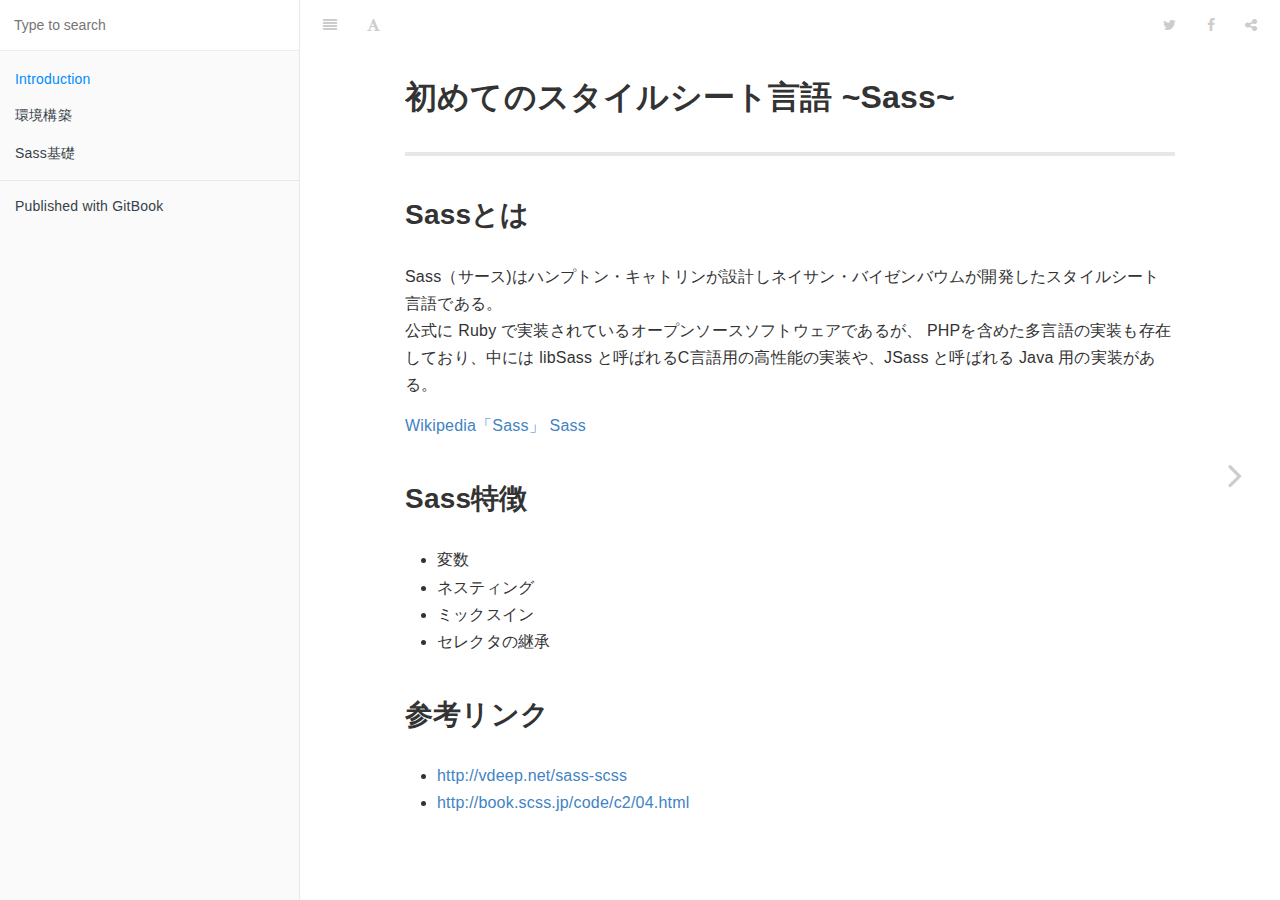
<file: docs/index.html>
<!DOCTYPE HTML>
<html lang="" >
    <head>
        <meta charset="UTF-8">
        <meta content="text/html; charset=utf-8" http-equiv="Content-Type">
        <title>Introduction · GitBook</title>
        <meta http-equiv="X-UA-Compatible" content="IE=edge" />
        <meta name="description" content="">
        <meta name="generator" content="GitBook 3.2.2">
        
        
        
    
    <link rel="stylesheet" href="gitbook/style.css">

    
            
                
                <link rel="stylesheet" href="gitbook/gitbook-plugin-highlight/website.css">
                
            
                
                <link rel="stylesheet" href="gitbook/gitbook-plugin-search/search.css">
                
            
                
                <link rel="stylesheet" href="gitbook/gitbook-plugin-fontsettings/website.css">
                
            
        

    

    
        
    
        
    
        
    
        
    
        
    
        
    

        
    
    
    <meta name="HandheldFriendly" content="true"/>
    <meta name="viewport" content="width=device-width, initial-scale=1, user-scalable=no">
    <meta name="apple-mobile-web-app-capable" content="yes">
    <meta name="apple-mobile-web-app-status-bar-style" content="black">
    <link rel="apple-touch-icon-precomposed" sizes="152x152" href="gitbook/images/apple-touch-icon-precomposed-152.png">
    <link rel="shortcut icon" href="gitbook/images/favicon.ico" type="image/x-icon">

    
    <link rel="next" href="chapter1.html" />
    
    

    </head>
    <body>
        
<div class="book">
    <div class="book-summary">
        
            
<div id="book-search-input" role="search">
    <input type="text" placeholder="Type to search" />
</div>

            
                <nav role="navigation">
                


<ul class="summary">
    
    

    

    
        
        
    
        <li class="chapter active" data-level="1.1" data-path="./">
            
                <a href="./">
            
                    
                    Introduction
            
                </a>
            

            
        </li>
    
        <li class="chapter " data-level="1.2" data-path="chapter1.html">
            
                <a href="chapter1.html">
            
                    
                    環境構築
            
                </a>
            

            
        </li>
    
        <li class="chapter " data-level="1.3" data-path="sass.html">
            
                <a href="sass.html">
            
                    
                    Sass基礎
            
                </a>
            

            
        </li>
    

    

    <li class="divider"></li>

    <li>
        <a href="https://www.gitbook.com" target="blank" class="gitbook-link">
            Published with GitBook
        </a>
    </li>
</ul>


                </nav>
            
        
    </div>

    <div class="book-body">
        
            <div class="body-inner">
                
                    

<div class="book-header" role="navigation">
    

    <!-- Title -->
    <h1>
        <i class="fa fa-circle-o-notch fa-spin"></i>
        <a href="." >Introduction</a>
    </h1>
</div>




                    <div class="page-wrapper" tabindex="-1" role="main">
                        <div class="page-inner">
                            
<div id="book-search-results">
    <div class="search-noresults">
    
                                <section class="normal markdown-section">
                                
                                <h1 id="&#x521D;&#x3081;&#x3066;&#x306E;&#x30B9;&#x30BF;&#x30A4;&#x30EB;&#x30B7;&#x30FC;&#x30C8;&#x8A00;&#x8A9E;-sass">&#x521D;&#x3081;&#x3066;&#x306E;&#x30B9;&#x30BF;&#x30A4;&#x30EB;&#x30B7;&#x30FC;&#x30C8;&#x8A00;&#x8A9E; ~Sass~</h1>
<hr>
<h2 id="sass&#x3068;&#x306F;">Sass&#x3068;&#x306F;</h2>
<p>Sass&#xFF08;&#x30B5;&#x30FC;&#x30B9;)&#x306F;&#x30CF;&#x30F3;&#x30D7;&#x30C8;&#x30F3;&#x30FB;&#x30AD;&#x30E3;&#x30C8;&#x30EA;&#x30F3;&#x304C;&#x8A2D;&#x8A08;&#x3057;&#x30CD;&#x30A4;&#x30B5;&#x30F3;&#x30FB;&#x30D0;&#x30A4;&#x30BC;&#x30F3;&#x30D0;&#x30A6;&#x30E0;&#x304C;&#x958B;&#x767A;&#x3057;&#x305F;&#x30B9;&#x30BF;&#x30A4;&#x30EB;&#x30B7;&#x30FC;&#x30C8;&#x8A00;&#x8A9E;&#x3067;&#x3042;&#x308B;&#x3002;<br>
&#x516C;&#x5F0F;&#x306B; Ruby &#x3067;&#x5B9F;&#x88C5;&#x3055;&#x308C;&#x3066;&#x3044;&#x308B;&#x30AA;&#x30FC;&#x30D7;&#x30F3;&#x30BD;&#x30FC;&#x30B9;&#x30BD;&#x30D5;&#x30C8;&#x30A6;&#x30A7;&#x30A2;&#x3067;&#x3042;&#x308B;&#x304C;&#x3001; PHP&#x3092;&#x542B;&#x3081;&#x305F;&#x591A;&#x8A00;&#x8A9E;&#x306E;&#x5B9F;&#x88C5;&#x3082;&#x5B58;&#x5728;&#x3057;&#x3066;&#x304A;&#x308A;&#x3001;&#x4E2D;&#x306B;&#x306F; libSass &#x3068;&#x547C;&#x3070;&#x308C;&#x308B;C&#x8A00;&#x8A9E;&#x7528;&#x306E;&#x9AD8;&#x6027;&#x80FD;&#x306E;&#x5B9F;&#x88C5;&#x3084;&#x3001;JSass &#x3068;&#x547C;&#x3070;&#x308C;&#x308B; Java &#x7528;&#x306E;&#x5B9F;&#x88C5;&#x304C;&#x3042;&#x308B;&#x3002;<br></p>
<p><a href="https://ja.wikipedia.org/wiki/Sass" target="_blank">Wikipedia&#x300C;Sass&#x300D;</a>
<a href="http://sass-lang.com/" target="_blank">Sass</a></p>
<h2 id="sass&#x7279;&#x5FB4;">Sass&#x7279;&#x5FB4;</h2>
<ul>
<li>&#x5909;&#x6570;</li>
<li>&#x30CD;&#x30B9;&#x30C6;&#x30A3;&#x30F3;&#x30B0;</li>
<li>&#x30DF;&#x30C3;&#x30AF;&#x30B9;&#x30A4;&#x30F3;</li>
<li>&#x30BB;&#x30EC;&#x30AF;&#x30BF;&#x306E;&#x7D99;&#x627F;</li>
</ul>
<h2 id="&#x53C2;&#x8003;&#x30EA;&#x30F3;&#x30AF;">&#x53C2;&#x8003;&#x30EA;&#x30F3;&#x30AF;</h2>
<ul>
<li><a href="http://vdeep.net/sass-scss" target="_blank">http://vdeep.net/sass-scss</a></li>
<li><a href="http://book.scss.jp/code/c2/04.html" target="_blank">http://book.scss.jp/code/c2/04.html</a></li>
</ul>

                                
                                </section>
                            
    </div>
    <div class="search-results">
        <div class="has-results">
            
            <h1 class="search-results-title"><span class='search-results-count'></span> results matching "<span class='search-query'></span>"</h1>
            <ul class="search-results-list"></ul>
            
        </div>
        <div class="no-results">
            
            <h1 class="search-results-title">No results matching "<span class='search-query'></span>"</h1>
            
        </div>
    </div>
</div>

                        </div>
                    </div>
                
            </div>

            
                
                
                <a href="chapter1.html" class="navigation navigation-next navigation-unique" aria-label="Next page: 環境構築">
                    <i class="fa fa-angle-right"></i>
                </a>
                
            
        
    </div>

    <script>
        var gitbook = gitbook || [];
        gitbook.push(function() {
            gitbook.page.hasChanged({"page":{"title":"Introduction","level":"1.1","depth":1,"next":{"title":"環境構築","level":"1.2","depth":1,"path":"chapter1.md","ref":"chapter1.md","articles":[]},"dir":"ltr"},"config":{"gitbook":"*","theme":"default","variables":{},"plugins":[],"pluginsConfig":{"highlight":{},"search":{},"lunr":{"maxIndexSize":1000000,"ignoreSpecialCharacters":false},"sharing":{"facebook":true,"twitter":true,"google":false,"weibo":false,"instapaper":false,"vk":false,"all":["facebook","google","twitter","weibo","instapaper"]},"fontsettings":{"theme":"white","family":"sans","size":2},"theme-default":{"styles":{"website":"styles/website.css","pdf":"styles/pdf.css","epub":"styles/epub.css","mobi":"styles/mobi.css","ebook":"styles/ebook.css","print":"styles/print.css"},"showLevel":false}},"structure":{"langs":"LANGS.md","readme":"README.md","glossary":"GLOSSARY.md","summary":"SUMMARY.md"},"pdf":{"pageNumbers":true,"fontSize":12,"fontFamily":"Arial","paperSize":"a4","chapterMark":"pagebreak","pageBreaksBefore":"/","margin":{"right":62,"left":62,"top":56,"bottom":56}},"styles":{"website":"styles/website.css","pdf":"styles/pdf.css","epub":"styles/epub.css","mobi":"styles/mobi.css","ebook":"styles/ebook.css","print":"styles/print.css"}},"file":{"path":"README.md","mtime":"2017-02-18T15:12:14.000Z","type":"markdown"},"gitbook":{"version":"3.2.2","time":"2017-02-18T15:37:00.040Z"},"basePath":".","book":{"language":""}});
        });
    </script>
</div>

        
    <script src="gitbook/gitbook.js"></script>
    <script src="gitbook/theme.js"></script>
    
        
        <script src="gitbook/gitbook-plugin-search/search-engine.js"></script>
        
    
        
        <script src="gitbook/gitbook-plugin-search/search.js"></script>
        
    
        
        <script src="gitbook/gitbook-plugin-lunr/lunr.min.js"></script>
        
    
        
        <script src="gitbook/gitbook-plugin-lunr/search-lunr.js"></script>
        
    
        
        <script src="gitbook/gitbook-plugin-sharing/buttons.js"></script>
        
    
        
        <script src="gitbook/gitbook-plugin-fontsettings/fontsettings.js"></script>
        
    

    </body>
</html>
</file>
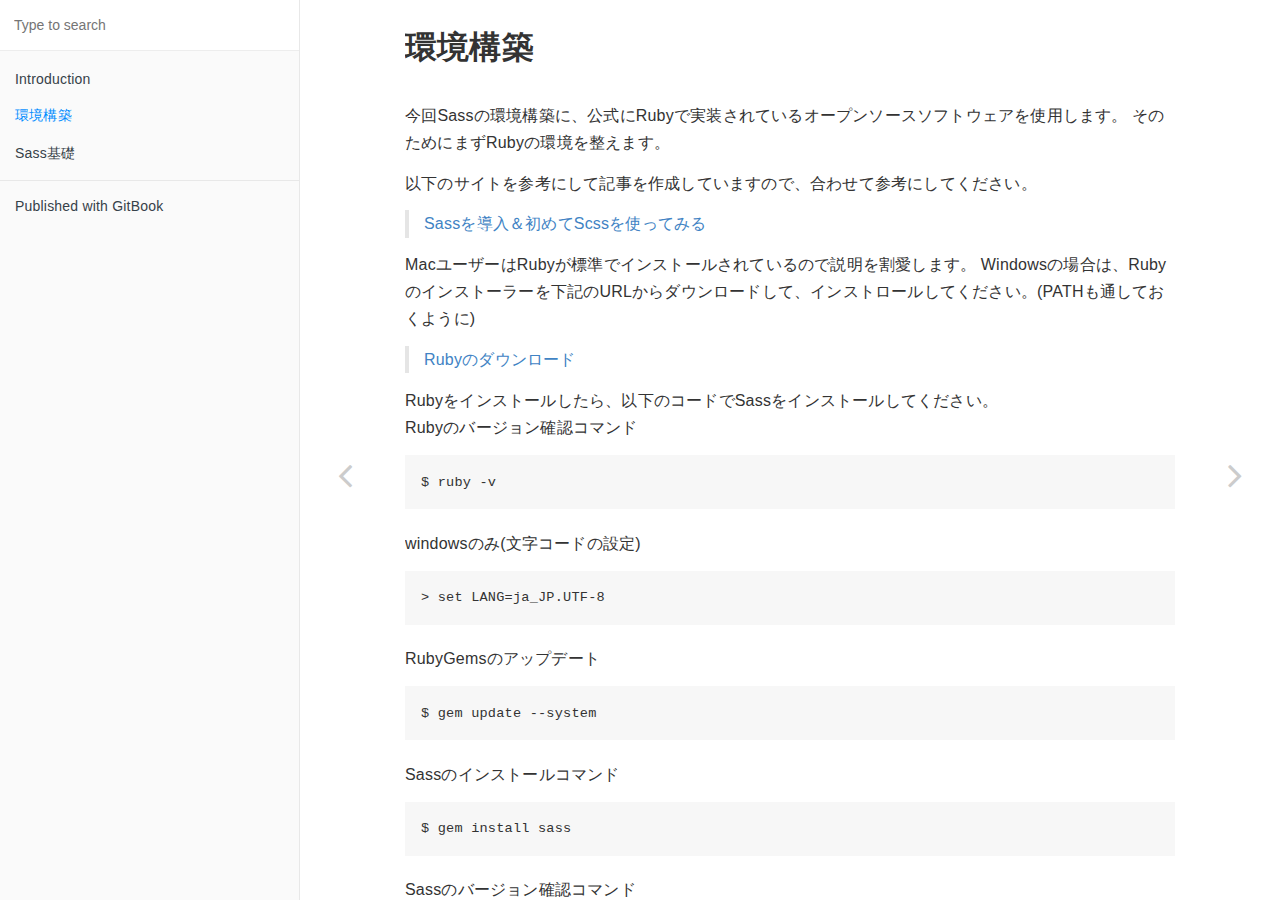
<file: docs/chapter1.html>
<!DOCTYPE HTML>
<html lang="" >
    <head>
        <meta charset="UTF-8">
        <meta content="text/html; charset=utf-8" http-equiv="Content-Type">
        <title>環境構築 · GitBook</title>
        <meta http-equiv="X-UA-Compatible" content="IE=edge" />
        <meta name="description" content="">
        <meta name="generator" content="GitBook 3.2.2">
        
        
        
    
    <link rel="stylesheet" href="gitbook/style.css">

    
            
                
                <link rel="stylesheet" href="gitbook/gitbook-plugin-highlight/website.css">
                
            
                
                <link rel="stylesheet" href="gitbook/gitbook-plugin-search/search.css">
                
            
                
                <link rel="stylesheet" href="gitbook/gitbook-plugin-fontsettings/website.css">
                
            
        

    

    
        
    
        
    
        
    
        
    
        
    
        
    

        
    
    
    <meta name="HandheldFriendly" content="true"/>
    <meta name="viewport" content="width=device-width, initial-scale=1, user-scalable=no">
    <meta name="apple-mobile-web-app-capable" content="yes">
    <meta name="apple-mobile-web-app-status-bar-style" content="black">
    <link rel="apple-touch-icon-precomposed" sizes="152x152" href="gitbook/images/apple-touch-icon-precomposed-152.png">
    <link rel="shortcut icon" href="gitbook/images/favicon.ico" type="image/x-icon">

    
    <link rel="next" href="sass.html" />
    
    
    <link rel="prev" href="./" />
    

    </head>
    <body>
        
<div class="book">
    <div class="book-summary">
        
            
<div id="book-search-input" role="search">
    <input type="text" placeholder="Type to search" />
</div>

            
                <nav role="navigation">
                


<ul class="summary">
    
    

    

    
        
        
    
        <li class="chapter " data-level="1.1" data-path="./">
            
                <a href="./">
            
                    
                    Introduction
            
                </a>
            

            
        </li>
    
        <li class="chapter active" data-level="1.2" data-path="chapter1.html">
            
                <a href="chapter1.html">
            
                    
                    環境構築
            
                </a>
            

            
        </li>
    
        <li class="chapter " data-level="1.3" data-path="sass.html">
            
                <a href="sass.html">
            
                    
                    Sass基礎
            
                </a>
            

            
        </li>
    

    

    <li class="divider"></li>

    <li>
        <a href="https://www.gitbook.com" target="blank" class="gitbook-link">
            Published with GitBook
        </a>
    </li>
</ul>


                </nav>
            
        
    </div>

    <div class="book-body">
        
            <div class="body-inner">
                
                    

<div class="book-header" role="navigation">
    

    <!-- Title -->
    <h1>
        <i class="fa fa-circle-o-notch fa-spin"></i>
        <a href="." >環境構築</a>
    </h1>
</div>




                    <div class="page-wrapper" tabindex="-1" role="main">
                        <div class="page-inner">
                            
<div id="book-search-results">
    <div class="search-noresults">
    
                                <section class="normal markdown-section">
                                
                                <h1 id="&#x74B0;&#x5883;&#x69CB;&#x7BC9;">&#x74B0;&#x5883;&#x69CB;&#x7BC9;</h1>
<p>&#x4ECA;&#x56DE;Sass&#x306E;&#x74B0;&#x5883;&#x69CB;&#x7BC9;&#x306B;&#x3001;&#x516C;&#x5F0F;&#x306B;Ruby&#x3067;&#x5B9F;&#x88C5;&#x3055;&#x308C;&#x3066;&#x3044;&#x308B;&#x30AA;&#x30FC;&#x30D7;&#x30F3;&#x30BD;&#x30FC;&#x30B9;&#x30BD;&#x30D5;&#x30C8;&#x30A6;&#x30A7;&#x30A2;&#x3092;&#x4F7F;&#x7528;&#x3057;&#x307E;&#x3059;&#x3002;
&#x305D;&#x306E;&#x305F;&#x3081;&#x306B;&#x307E;&#x305A;Ruby&#x306E;&#x74B0;&#x5883;&#x3092;&#x6574;&#x3048;&#x307E;&#x3059;&#x3002;<br></p>
<p>&#x4EE5;&#x4E0B;&#x306E;&#x30B5;&#x30A4;&#x30C8;&#x3092;&#x53C2;&#x8003;&#x306B;&#x3057;&#x3066;&#x8A18;&#x4E8B;&#x3092;&#x4F5C;&#x6210;&#x3057;&#x3066;&#x3044;&#x307E;&#x3059;&#x306E;&#x3067;&#x3001;&#x5408;&#x308F;&#x305B;&#x3066;&#x53C2;&#x8003;&#x306B;&#x3057;&#x3066;&#x304F;&#x3060;&#x3055;&#x3044;&#x3002;</p>
<blockquote>
<p><a href="http://vdeep.net/sass-scss" target="_blank">Sass&#x3092;&#x5C0E;&#x5165;&#xFF06;&#x521D;&#x3081;&#x3066;Scss&#x3092;&#x4F7F;&#x3063;&#x3066;&#x307F;&#x308B;</a></p>
</blockquote>
<p>Mac&#x30E6;&#x30FC;&#x30B6;&#x30FC;&#x306F;Ruby&#x304C;&#x6A19;&#x6E96;&#x3067;&#x30A4;&#x30F3;&#x30B9;&#x30C8;&#x30FC;&#x30EB;&#x3055;&#x308C;&#x3066;&#x3044;&#x308B;&#x306E;&#x3067;&#x8AAC;&#x660E;&#x3092;&#x5272;&#x611B;&#x3057;&#x307E;&#x3059;&#x3002;
Windows&#x306E;&#x5834;&#x5408;&#x306F;&#x3001;Ruby&#x306E;&#x30A4;&#x30F3;&#x30B9;&#x30C8;&#x30FC;&#x30E9;&#x30FC;&#x3092;&#x4E0B;&#x8A18;&#x306E;URL&#x304B;&#x3089;&#x30C0;&#x30A6;&#x30F3;&#x30ED;&#x30FC;&#x30C9;&#x3057;&#x3066;&#x3001;&#x30A4;&#x30F3;&#x30B9;&#x30C8;&#x30ED;&#x30FC;&#x30EB;&#x3057;&#x3066;&#x304F;&#x3060;&#x3055;&#x3044;&#x3002;(PATH&#x3082;&#x901A;&#x3057;&#x3066;&#x304A;&#x304F;&#x3088;&#x3046;&#x306B;)</p>
<blockquote>
<p><a href="http://rubyinstaller.org/downloads/" target="_blank">Ruby&#x306E;&#x30C0;&#x30A6;&#x30F3;&#x30ED;&#x30FC;&#x30C9;</a></p>
</blockquote>
<p>Ruby&#x3092;&#x30A4;&#x30F3;&#x30B9;&#x30C8;&#x30FC;&#x30EB;&#x3057;&#x305F;&#x3089;&#x3001;&#x4EE5;&#x4E0B;&#x306E;&#x30B3;&#x30FC;&#x30C9;&#x3067;Sass&#x3092;&#x30A4;&#x30F3;&#x30B9;&#x30C8;&#x30FC;&#x30EB;&#x3057;&#x3066;&#x304F;&#x3060;&#x3055;&#x3044;&#x3002; <br>
Ruby&#x306E;&#x30D0;&#x30FC;&#x30B8;&#x30E7;&#x30F3;&#x78BA;&#x8A8D;&#x30B3;&#x30DE;&#x30F3;&#x30C9;</p>
<pre><code>$ ruby -v
</code></pre><p>windows&#x306E;&#x307F;(&#x6587;&#x5B57;&#x30B3;&#x30FC;&#x30C9;&#x306E;&#x8A2D;&#x5B9A;)</p>
<pre><code>&gt; set LANG=ja_JP.UTF-8
</code></pre><p>RubyGems&#x306E;&#x30A2;&#x30C3;&#x30D7;&#x30C7;&#x30FC;&#x30C8;</p>
<pre><code>$ gem update --system
</code></pre><p>Sass&#x306E;&#x30A4;&#x30F3;&#x30B9;&#x30C8;&#x30FC;&#x30EB;&#x30B3;&#x30DE;&#x30F3;&#x30C9;</p>
<pre><code>$ gem install sass
</code></pre><p>Sass&#x306E;&#x30D0;&#x30FC;&#x30B8;&#x30E7;&#x30F3;&#x78BA;&#x8A8D;&#x30B3;&#x30DE;&#x30F3;&#x30C9;</p>
<pre><code>$ sass -v
</code></pre><p>&#x3053;&#x308C;&#x3067;&#x3001;Sass&#x306E;&#x30A4;&#x30F3;&#x30B9;&#x30C8;&#x30FC;&#x30EB;&#x306F;&#x5B8C;&#x4E86;&#x3067;&#x3059;&#x3002;</p>

                                
                                </section>
                            
    </div>
    <div class="search-results">
        <div class="has-results">
            
            <h1 class="search-results-title"><span class='search-results-count'></span> results matching "<span class='search-query'></span>"</h1>
            <ul class="search-results-list"></ul>
            
        </div>
        <div class="no-results">
            
            <h1 class="search-results-title">No results matching "<span class='search-query'></span>"</h1>
            
        </div>
    </div>
</div>

                        </div>
                    </div>
                
            </div>

            
                
                <a href="./" class="navigation navigation-prev " aria-label="Previous page: Introduction">
                    <i class="fa fa-angle-left"></i>
                </a>
                
                
                <a href="sass.html" class="navigation navigation-next " aria-label="Next page: Sass基礎">
                    <i class="fa fa-angle-right"></i>
                </a>
                
            
        
    </div>

    <script>
        var gitbook = gitbook || [];
        gitbook.push(function() {
            gitbook.page.hasChanged({"page":{"title":"環境構築","level":"1.2","depth":1,"next":{"title":"Sass基礎","level":"1.3","depth":1,"path":"sass.md","ref":"sass.md","articles":[]},"previous":{"title":"Introduction","level":"1.1","depth":1,"path":"README.md","ref":"README.md","articles":[]},"dir":"ltr"},"config":{"gitbook":"*","theme":"default","variables":{},"plugins":[],"pluginsConfig":{"highlight":{},"search":{},"lunr":{"maxIndexSize":1000000,"ignoreSpecialCharacters":false},"sharing":{"facebook":true,"twitter":true,"google":false,"weibo":false,"instapaper":false,"vk":false,"all":["facebook","google","twitter","weibo","instapaper"]},"fontsettings":{"theme":"white","family":"sans","size":2},"theme-default":{"styles":{"website":"styles/website.css","pdf":"styles/pdf.css","epub":"styles/epub.css","mobi":"styles/mobi.css","ebook":"styles/ebook.css","print":"styles/print.css"},"showLevel":false}},"structure":{"langs":"LANGS.md","readme":"README.md","glossary":"GLOSSARY.md","summary":"SUMMARY.md"},"pdf":{"pageNumbers":true,"fontSize":12,"fontFamily":"Arial","paperSize":"a4","chapterMark":"pagebreak","pageBreaksBefore":"/","margin":{"right":62,"left":62,"top":56,"bottom":56}},"styles":{"website":"styles/website.css","pdf":"styles/pdf.css","epub":"styles/epub.css","mobi":"styles/mobi.css","ebook":"styles/ebook.css","print":"styles/print.css"}},"file":{"path":"chapter1.md","mtime":"2017-02-18T14:48:22.000Z","type":"markdown"},"gitbook":{"version":"3.2.2","time":"2017-02-18T15:37:00.040Z"},"basePath":".","book":{"language":""}});
        });
    </script>
</div>

        
    <script src="gitbook/gitbook.js"></script>
    <script src="gitbook/theme.js"></script>
    
        
        <script src="gitbook/gitbook-plugin-search/search-engine.js"></script>
        
    
        
        <script src="gitbook/gitbook-plugin-search/search.js"></script>
        
    
        
        <script src="gitbook/gitbook-plugin-lunr/lunr.min.js"></script>
        
    
        
        <script src="gitbook/gitbook-plugin-lunr/search-lunr.js"></script>
        
    
        
        <script src="gitbook/gitbook-plugin-sharing/buttons.js"></script>
        
    
        
        <script src="gitbook/gitbook-plugin-fontsettings/fontsettings.js"></script>
        
    

    </body>
</html>
</file>
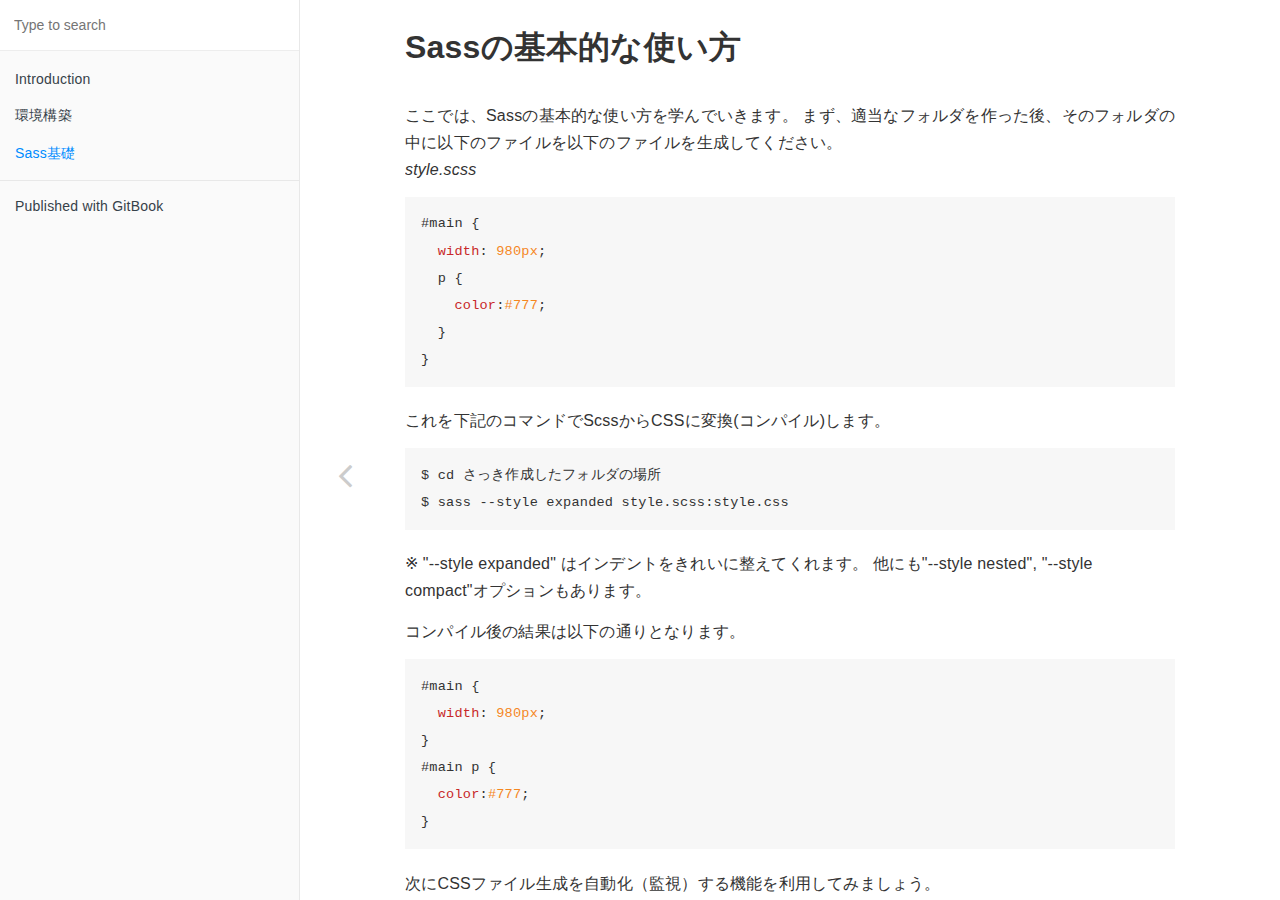
<file: docs/sass.html>
<!DOCTYPE HTML>
<html lang="" >
    <head>
        <meta charset="UTF-8">
        <meta content="text/html; charset=utf-8" http-equiv="Content-Type">
        <title>Sass基礎 · GitBook</title>
        <meta http-equiv="X-UA-Compatible" content="IE=edge" />
        <meta name="description" content="">
        <meta name="generator" content="GitBook 3.2.2">
        
        
        
    
    <link rel="stylesheet" href="gitbook/style.css">

    
            
                
                <link rel="stylesheet" href="gitbook/gitbook-plugin-highlight/website.css">
                
            
                
                <link rel="stylesheet" href="gitbook/gitbook-plugin-search/search.css">
                
            
                
                <link rel="stylesheet" href="gitbook/gitbook-plugin-fontsettings/website.css">
                
            
        

    

    
        
    
        
    
        
    
        
    
        
    
        
    

        
    
    
    <meta name="HandheldFriendly" content="true"/>
    <meta name="viewport" content="width=device-width, initial-scale=1, user-scalable=no">
    <meta name="apple-mobile-web-app-capable" content="yes">
    <meta name="apple-mobile-web-app-status-bar-style" content="black">
    <link rel="apple-touch-icon-precomposed" sizes="152x152" href="gitbook/images/apple-touch-icon-precomposed-152.png">
    <link rel="shortcut icon" href="gitbook/images/favicon.ico" type="image/x-icon">

    
    
    <link rel="prev" href="chapter1.html" />
    

    </head>
    <body>
        
<div class="book">
    <div class="book-summary">
        
            
<div id="book-search-input" role="search">
    <input type="text" placeholder="Type to search" />
</div>

            
                <nav role="navigation">
                


<ul class="summary">
    
    

    

    
        
        
    
        <li class="chapter " data-level="1.1" data-path="./">
            
                <a href="./">
            
                    
                    Introduction
            
                </a>
            

            
        </li>
    
        <li class="chapter " data-level="1.2" data-path="chapter1.html">
            
                <a href="chapter1.html">
            
                    
                    環境構築
            
                </a>
            

            
        </li>
    
        <li class="chapter active" data-level="1.3" data-path="sass.html">
            
                <a href="sass.html">
            
                    
                    Sass基礎
            
                </a>
            

            
        </li>
    

    

    <li class="divider"></li>

    <li>
        <a href="https://www.gitbook.com" target="blank" class="gitbook-link">
            Published with GitBook
        </a>
    </li>
</ul>


                </nav>
            
        
    </div>

    <div class="book-body">
        
            <div class="body-inner">
                
                    

<div class="book-header" role="navigation">
    

    <!-- Title -->
    <h1>
        <i class="fa fa-circle-o-notch fa-spin"></i>
        <a href="." >Sass基礎</a>
    </h1>
</div>




                    <div class="page-wrapper" tabindex="-1" role="main">
                        <div class="page-inner">
                            
<div id="book-search-results">
    <div class="search-noresults">
    
                                <section class="normal markdown-section">
                                
                                <h1 id="sass&#x306E;&#x57FA;&#x672C;&#x7684;&#x306A;&#x4F7F;&#x3044;&#x65B9;">Sass&#x306E;&#x57FA;&#x672C;&#x7684;&#x306A;&#x4F7F;&#x3044;&#x65B9;</h1>
<p>&#x3053;&#x3053;&#x3067;&#x306F;&#x3001;Sass&#x306E;&#x57FA;&#x672C;&#x7684;&#x306A;&#x4F7F;&#x3044;&#x65B9;&#x3092;&#x5B66;&#x3093;&#x3067;&#x3044;&#x304D;&#x307E;&#x3059;&#x3002;
&#x307E;&#x305A;&#x3001;&#x9069;&#x5F53;&#x306A;&#x30D5;&#x30A9;&#x30EB;&#x30C0;&#x3092;&#x4F5C;&#x3063;&#x305F;&#x5F8C;&#x3001;&#x305D;&#x306E;&#x30D5;&#x30A9;&#x30EB;&#x30C0;&#x306E;&#x4E2D;&#x306B;&#x4EE5;&#x4E0B;&#x306E;&#x30D5;&#x30A1;&#x30A4;&#x30EB;&#x3092;&#x4EE5;&#x4E0B;&#x306E;&#x30D5;&#x30A1;&#x30A4;&#x30EB;&#x3092;&#x751F;&#x6210;&#x3057;&#x3066;&#x304F;&#x3060;&#x3055;&#x3044;&#x3002;<br>
<em>style.scss</em></p>
<pre><code class="lang-scss"><span class="hljs-selector-id">#main</span> {
  <span class="hljs-attribute">width</span>: <span class="hljs-number">980px</span>;
  <span class="hljs-selector-tag">p</span> {
    <span class="hljs-attribute">color</span>:<span class="hljs-number">#777</span>;
  }
}
</code></pre>
<p>&#x3053;&#x308C;&#x3092;&#x4E0B;&#x8A18;&#x306E;&#x30B3;&#x30DE;&#x30F3;&#x30C9;&#x3067;Scss&#x304B;&#x3089;CSS&#x306B;&#x5909;&#x63DB;(&#x30B3;&#x30F3;&#x30D1;&#x30A4;&#x30EB;)&#x3057;&#x307E;&#x3059;&#x3002;</p>
<pre><code>$ cd &#x3055;&#x3063;&#x304D;&#x4F5C;&#x6210;&#x3057;&#x305F;&#x30D5;&#x30A9;&#x30EB;&#x30C0;&#x306E;&#x5834;&#x6240;
$ sass --style expanded style.scss:style.css
</code></pre><p>&#x203B; &quot;--style expanded&quot; &#x306F;&#x30A4;&#x30F3;&#x30C7;&#x30F3;&#x30C8;&#x3092;&#x304D;&#x308C;&#x3044;&#x306B;&#x6574;&#x3048;&#x3066;&#x304F;&#x308C;&#x307E;&#x3059;&#x3002;
  &#x4ED6;&#x306B;&#x3082;&quot;--style nested&quot;, &quot;--style compact&quot;&#x30AA;&#x30D7;&#x30B7;&#x30E7;&#x30F3;&#x3082;&#x3042;&#x308A;&#x307E;&#x3059;&#x3002;</p>
<p>&#x30B3;&#x30F3;&#x30D1;&#x30A4;&#x30EB;&#x5F8C;&#x306E;&#x7D50;&#x679C;&#x306F;&#x4EE5;&#x4E0B;&#x306E;&#x901A;&#x308A;&#x3068;&#x306A;&#x308A;&#x307E;&#x3059;&#x3002;</p>
<pre><code class="lang-css"><span class="hljs-selector-id">#main</span> {
  <span class="hljs-attribute">width</span>: <span class="hljs-number">980px</span>;
}
<span class="hljs-selector-id">#main</span> <span class="hljs-selector-tag">p</span> {
  <span class="hljs-attribute">color</span>:<span class="hljs-number">#777</span>;
}
</code></pre>
<p>&#x6B21;&#x306B;CSS&#x30D5;&#x30A1;&#x30A4;&#x30EB;&#x751F;&#x6210;&#x3092;&#x81EA;&#x52D5;&#x5316;&#xFF08;&#x76E3;&#x8996;&#xFF09;&#x3059;&#x308B;&#x6A5F;&#x80FD;&#x3092;&#x5229;&#x7528;&#x3057;&#x3066;&#x307F;&#x307E;&#x3057;&#x3087;&#x3046;&#x3002;<br></p>
<p>&#x73FE;&#x5728;&#x5730;&#x3092;&#x76E3;&#x8996;</p>
<pre><code>$ sass --style expanded --watch .
</code></pre><p>&#x30D5;&#x30A9;&#x30EB;&#x30C0;&#x4E00;&#x3064;&#x3060;&#x3051;&#x6307;&#x5B9A;</p>
<pre><code>$ sass --style expanded --watch &#x30D5;&#x30A9;&#x30EB;&#x30C0;
</code></pre><p>&#x30A4;&#x30F3;&#x30D7;&#x30C3;&#x30C8;&#x30D5;&#x30A9;&#x30EB;&#x30C0;&#x30FB;&#x30A2;&#x30A6;&#x30C8;&#x30D7;&#x30C3;&#x30C8;&#x30D5;&#x30A9;&#x30EB;&#x30C0;&#x3092;&#x6307;&#x5B9A;</p>
<pre><code>$ sass --style expanded --watch &#x30A4;&#x30F3;&#x30D7;&#x30C3;&#x30C8;&#x30D5;&#x30A9;&#x30EB;&#x30C0;&#xFF1A;&#x30A2;&#x30A6;&#x30C8;&#x30D7;&#x30C3;&#x30C8;&#x30D5;&#x30A9;&#x30EB;&#x30C0;
</code></pre><p>&quot;--watch&quot;&#x30B3;&#x30DE;&#x30F3;&#x30C9;&#x3092;&#x4F7F;&#x3046;&#x3053;&#x3068;&#x3067;&#x4FDD;&#x5B58;&#x6642;&#x306B;&#x81EA;&#x52D5;&#x7684;&#x306B;css&#x30D5;&#x30A1;&#x30A4;&#x30EB;&#x3092;&#x751F;&#x6210;&#x3057;&#x3066;&#x304F;&#x308C;&#x307E;&#x3059;&#x3002;
&#x7D42;&#x4E86;&#x3059;&#x308B;&#x3068;&#x304D;&#x306F;&quot;ctrl+c&quot;&#x3092;&#x62BC;&#x3057;&#x307E;&#x3057;&#x3087;&#x3046;&#x3002;</p>

                                
                                </section>
                            
    </div>
    <div class="search-results">
        <div class="has-results">
            
            <h1 class="search-results-title"><span class='search-results-count'></span> results matching "<span class='search-query'></span>"</h1>
            <ul class="search-results-list"></ul>
            
        </div>
        <div class="no-results">
            
            <h1 class="search-results-title">No results matching "<span class='search-query'></span>"</h1>
            
        </div>
    </div>
</div>

                        </div>
                    </div>
                
            </div>

            
                
                <a href="chapter1.html" class="navigation navigation-prev navigation-unique" aria-label="Previous page: 環境構築">
                    <i class="fa fa-angle-left"></i>
                </a>
                
                
            
        
    </div>

    <script>
        var gitbook = gitbook || [];
        gitbook.push(function() {
            gitbook.page.hasChanged({"page":{"title":"Sass基礎","level":"1.3","depth":1,"previous":{"title":"環境構築","level":"1.2","depth":1,"path":"chapter1.md","ref":"chapter1.md","articles":[]},"dir":"ltr"},"config":{"gitbook":"*","theme":"default","variables":{},"plugins":[],"pluginsConfig":{"highlight":{},"search":{},"lunr":{"maxIndexSize":1000000,"ignoreSpecialCharacters":false},"sharing":{"facebook":true,"twitter":true,"google":false,"weibo":false,"instapaper":false,"vk":false,"all":["facebook","google","twitter","weibo","instapaper"]},"fontsettings":{"theme":"white","family":"sans","size":2},"theme-default":{"styles":{"website":"styles/website.css","pdf":"styles/pdf.css","epub":"styles/epub.css","mobi":"styles/mobi.css","ebook":"styles/ebook.css","print":"styles/print.css"},"showLevel":false}},"structure":{"langs":"LANGS.md","readme":"README.md","glossary":"GLOSSARY.md","summary":"SUMMARY.md"},"pdf":{"pageNumbers":true,"fontSize":12,"fontFamily":"Arial","paperSize":"a4","chapterMark":"pagebreak","pageBreaksBefore":"/","margin":{"right":62,"left":62,"top":56,"bottom":56}},"styles":{"website":"styles/website.css","pdf":"styles/pdf.css","epub":"styles/epub.css","mobi":"styles/mobi.css","ebook":"styles/ebook.css","print":"styles/print.css"}},"file":{"path":"sass.md","mtime":"2017-02-18T15:15:28.000Z","type":"markdown"},"gitbook":{"version":"3.2.2","time":"2017-02-18T15:37:00.040Z"},"basePath":".","book":{"language":""}});
        });
    </script>
</div>

        
    <script src="gitbook/gitbook.js"></script>
    <script src="gitbook/theme.js"></script>
    
        
        <script src="gitbook/gitbook-plugin-search/search-engine.js"></script>
        
    
        
        <script src="gitbook/gitbook-plugin-search/search.js"></script>
        
    
        
        <script src="gitbook/gitbook-plugin-lunr/lunr.min.js"></script>
        
    
        
        <script src="gitbook/gitbook-plugin-lunr/search-lunr.js"></script>
        
    
        
        <script src="gitbook/gitbook-plugin-sharing/buttons.js"></script>
        
    
        
        <script src="gitbook/gitbook-plugin-fontsettings/fontsettings.js"></script>
        
    

    </body>
</html>
</file>
<file: docs/gitbook/gitbook-plugin-highlight/website.css>
.book .book-body .page-wrapper .page-inner section.normal pre,
.book .book-body .page-wrapper .page-inner section.normal code {
  /* http://jmblog.github.com/color-themes-for-google-code-highlightjs */
  /* Tomorrow Comment */
  /* Tomorrow Red */
  /* Tomorrow Orange */
  /* Tomorrow Yellow */
  /* Tomorrow Green */
  /* Tomorrow Aqua */
  /* Tomorrow Blue */
  /* Tomorrow Purple */
}
.book .book-body .page-wrapper .page-inner section.normal pre .hljs-comment,
.book .book-body .page-wrapper .page-inner section.normal code .hljs-comment,
.book .book-body .page-wrapper .page-inner section.normal pre .hljs-title,
.book .book-body .page-wrapper .page-inner section.normal code .hljs-title {
  color: #8e908c;
}
.book .book-body .page-wrapper .page-inner section.normal pre .hljs-variable,
.book .book-body .page-wrapper .page-inner section.normal code .hljs-variable,
.book .book-body .page-wrapper .page-inner section.normal pre .hljs-attribute,
.book .book-body .page-wrapper .page-inner section.normal code .hljs-attribute,
.book .book-body .page-wrapper .page-inner section.normal pre .hljs-tag,
.book .book-body .page-wrapper .page-inner section.normal code .hljs-tag,
.book .book-body .page-wrapper .page-inner section.normal pre .hljs-regexp,
.book .book-body .page-wrapper .page-inner section.normal code .hljs-regexp,
.book .book-body .page-wrapper .page-inner section.normal pre .hljs-deletion,
.book .book-body .page-wrapper .page-inner section.normal code .hljs-deletion,
.book .book-body .page-wrapper .page-inner section.normal pre .ruby .hljs-constant,
.book .book-body .page-wrapper .page-inner section.normal code .ruby .hljs-constant,
.book .book-body .page-wrapper .page-inner section.normal pre .xml .hljs-tag .hljs-title,
.book .book-body .page-wrapper .page-inner section.normal code .xml .hljs-tag .hljs-title,
.book .book-body .page-wrapper .page-inner section.normal pre .xml .hljs-pi,
.book .book-body .page-wrapper .page-inner section.normal code .xml .hljs-pi,
.book .book-body .page-wrapper .page-inner section.normal pre .xml .hljs-doctype,
.book .book-body .page-wrapper .page-inner section.normal code .xml .hljs-doctype,
.book .book-body .page-wrapper .page-inner section.normal pre .html .hljs-doctype,
.book .book-body .page-wrapper .page-inner section.normal code .html .hljs-doctype,
.book .book-body .page-wrapper .page-inner section.normal pre .css .hljs-id,
.book .book-body .page-wrapper .page-inner section.normal code .css .hljs-id,
.book .book-body .page-wrapper .page-inner section.normal pre .css .hljs-class,
.book .book-body .page-wrapper .page-inner section.normal code .css .hljs-class,
.book .book-body .page-wrapper .page-inner section.normal pre .css .hljs-pseudo,
.book .book-body .page-wrapper .page-inner section.normal code .css .hljs-pseudo {
  color: #c82829;
}
.book .book-body .page-wrapper .page-inner section.normal pre .hljs-number,
.book .book-body .page-wrapper .page-inner section.normal code .hljs-number,
.book .book-body .page-wrapper .page-inner section.normal pre .hljs-preprocessor,
.book .book-body .page-wrapper .page-inner section.normal code .hljs-preprocessor,
.book .book-body .page-wrapper .page-inner section.normal pre .hljs-pragma,
.book .book-body .page-wrapper .page-inner section.normal code .hljs-pragma,
.book .book-body .page-wrapper .page-inner section.normal pre .hljs-built_in,
.book .book-body .page-wrapper .page-inner section.normal code .hljs-built_in,
.book .book-body .page-wrapper .page-inner section.normal pre .hljs-literal,
.book .book-body .page-wrapper .page-inner section.normal code .hljs-literal,
.book .book-body .page-wrapper .page-inner section.normal pre .hljs-params,
.book .book-body .page-wrapper .page-inner section.normal code .hljs-params,
.book .book-body .page-wrapper .page-inner section.normal pre .hljs-constant,
.book .book-body .page-wrapper .page-inner section.normal code .hljs-constant {
  color: #f5871f;
}
.book .book-body .page-wrapper .page-inner section.normal pre .ruby .hljs-class .hljs-title,
.book .book-body .page-wrapper .page-inner section.normal code .ruby .hljs-class .hljs-title,
.book .book-body .page-wrapper .page-inner section.normal pre .css .hljs-rules .hljs-attribute,
.book .book-body .page-wrapper .page-inner section.normal code .css .hljs-rules .hljs-attribute {
  color: #eab700;
}
.book .book-body .page-wrapper .page-inner section.normal pre .hljs-string,
.book .book-body .page-wrapper .page-inner section.normal code .hljs-string,
.book .book-body .page-wrapper .page-inner section.normal pre .hljs-value,
.book .book-body .page-wrapper .page-inner section.normal code .hljs-value,
.book .book-body .page-wrapper .page-inner section.normal pre .hljs-inheritance,
.book .book-body .page-wrapper .page-inner section.normal code .hljs-inheritance,
.book .book-body .page-wrapper .page-inner section.normal pre .hljs-header,
.book .book-body .page-wrapper .page-inner section.normal code .hljs-header,
.book .book-body .page-wrapper .page-inner section.normal pre .hljs-addition,
.book .book-body .page-wrapper .page-inner section.normal code .hljs-addition,
.book .book-body .page-wrapper .page-inner section.normal pre .ruby .hljs-symbol,
.book .book-body .page-wrapper .page-inner section.normal code .ruby .hljs-symbol,
.book .book-body .page-wrapper .page-inner section.normal pre .xml .hljs-cdata,
.book .book-body .page-wrapper .page-inner section.normal code .xml .hljs-cdata {
  color: #718c00;
}
.book .book-body .page-wrapper .page-inner section.normal pre .css .hljs-hexcolor,
.book .book-body .page-wrapper .page-inner section.normal code .css .hljs-hexcolor {
  color: #3e999f;
}
.book .book-body .page-wrapper .page-inner section.normal pre .hljs-function,
.book .book-body .page-wrapper .page-inner section.normal code .hljs-function,
.book .book-body .page-wrapper .page-inner section.normal pre .python .hljs-decorator,
.book .book-body .page-wrapper .page-inner section.normal code .python .hljs-decorator,
.book .book-body .page-wrapper .page-inner section.normal pre .python .hljs-title,
.book .book-body .page-wrapper .page-inner section.normal code .python .hljs-title,
.book .book-body .page-wrapper .page-inner section.normal pre .ruby .hljs-function .hljs-title,
.book .book-body .page-wrapper .page-inner section.normal code .ruby .hljs-function .hljs-title,
.book .book-body .page-wrapper .page-inner section.normal pre .ruby .hljs-title .hljs-keyword,
.book .book-body .page-wrapper .page-inner section.normal code .ruby .hljs-title .hljs-keyword,
.book .book-body .page-wrapper .page-inner section.normal pre .perl .hljs-sub,
.book .book-body .page-wrapper .page-inner section.normal code .perl .hljs-sub,
.book .book-body .page-wrapper .page-inner section.normal pre .javascript .hljs-title,
.book .book-body .page-wrapper .page-inner section.normal code .javascript .hljs-title,
.book .book-body .page-wrapper .page-inner section.normal pre .coffeescript .hljs-title,
.book .book-body .page-wrapper .page-inner section.normal code .coffeescript .hljs-title {
  color: #4271ae;
}
.book .book-body .page-wrapper .page-inner section.normal pre .hljs-keyword,
.book .book-body .page-wrapper .page-inner section.normal code .hljs-keyword,
.book .book-body .page-wrapper .page-inner section.normal pre .javascript .hljs-function,
.book .book-body .page-wrapper .page-inner section.normal code .javascript .hljs-function {
  color: #8959a8;
}
.book .book-body .page-wrapper .page-inner section.normal pre .hljs,
.book .book-body .page-wrapper .page-inner section.normal code .hljs {
  display: block;
  background: white;
  color: #4d4d4c;
  padding: 0.5em;
}
.book .book-body .page-wrapper .page-inner section.normal pre .coffeescript .javascript,
.book .book-body .page-wrapper .page-inner section.normal code .coffeescript .javascript,
.book .book-body .page-wrapper .page-inner section.normal pre .javascript .xml,
.book .book-body .page-wrapper .page-inner section.normal code .javascript .xml,
.book .book-body .page-wrapper .page-inner section.normal pre .tex .hljs-formula,
.book .book-body .page-wrapper .page-inner section.normal code .tex .hljs-formula,
.book .book-body .page-wrapper .page-inner section.normal pre .xml .javascript,
.book .book-body .page-wrapper .page-inner section.normal code .xml .javascript,
.book .book-body .page-wrapper .page-inner section.normal pre .xml .vbscript,
.book .book-body .page-wrapper .page-inner section.normal code .xml .vbscript,
.book .book-body .page-wrapper .page-inner section.normal pre .xml .css,
.book .book-body .page-wrapper .page-inner section.normal code .xml .css,
.book .book-body .page-wrapper .page-inner section.normal pre .xml .hljs-cdata,
.book .book-body .page-wrapper .page-inner section.normal code .xml .hljs-cdata {
  opacity: 0.5;
}
.book.color-theme-1 .book-body .page-wrapper .page-inner section.normal pre,
.book.color-theme-1 .book-body .page-wrapper .page-inner section.normal code {
  /*

Orginal Style from ethanschoonover.com/solarized (c) Jeremy Hull <sourdrums@gmail.com>

*/
  /* Solarized Green */
  /* Solarized Cyan */
  /* Solarized Blue */
  /* Solarized Yellow */
  /* Solarized Orange */
  /* Solarized Red */
  /* Solarized Violet */
}
.book.color-theme-1 .book-body .page-wrapper .page-inner section.normal pre .hljs,
.book.color-theme-1 .book-body .page-wrapper .page-inner section.normal code .hljs {
  display: block;
  padding: 0.5em;
  background: #fdf6e3;
  color: #657b83;
}
.book.color-theme-1 .book-body .page-wrapper .page-inner section.normal pre .hljs-comment,
.book.color-theme-1 .book-body .page-wrapper .page-inner section.normal code .hljs-comment,
.book.color-theme-1 .book-body .page-wrapper .page-inner section.normal pre .hljs-template_comment,
.book.color-theme-1 .book-body .page-wrapper .page-inner section.normal code .hljs-template_comment,
.book.color-theme-1 .book-body .page-wrapper .page-inner section.normal pre .diff .hljs-header,
.book.color-theme-1 .book-body .page-wrapper .page-inner section.normal code .diff .hljs-header,
.book.color-theme-1 .book-body .page-wrapper .page-inner section.normal pre .hljs-doctype,
.book.color-theme-1 .book-body .page-wrapper .page-inner section.normal code .hljs-doctype,
.book.color-theme-1 .book-body .page-wrapper .page-inner section.normal pre .hljs-pi,
.book.color-theme-1 .book-body .page-wrapper .page-inner section.normal code .hljs-pi,
.book.color-theme-1 .book-body .page-wrapper .page-inner section.normal pre .lisp .hljs-string,
.book.color-theme-1 .book-body .page-wrapper .page-inner section.normal code .lisp .hljs-string,
.book.color-theme-1 .book-body .page-wrapper .page-inner section.normal pre .hljs-javadoc,
.book.color-theme-1 .book-body .page-wrapper .page-inner section.normal code .hljs-javadoc {
  color: #93a1a1;
}
.book.color-theme-1 .book-body .page-wrapper .page-inner section.normal pre .hljs-keyword,
.book.color-theme-1 .book-body .page-wrapper .page-inner section.normal code .hljs-keyword,
.book.color-theme-1 .book-body .page-wrapper .page-inner section.normal pre .hljs-winutils,
.book.color-theme-1 .book-body .page-wrapper .page-inner section.normal code .hljs-winutils,
.book.color-theme-1 .book-body .page-wrapper .page-inner section.normal pre .method,
.book.color-theme-1 .book-body .page-wrapper .page-inner section.normal code .method,
.book.color-theme-1 .book-body .page-wrapper .page-inner section.normal pre .hljs-addition,
.book.color-theme-1 .book-body .page-wrapper .page-inner section.normal code .hljs-addition,
.book.color-theme-1 .book-body .page-wrapper .page-inner section.normal pre .css .hljs-tag,
.book.color-theme-1 .book-body .page-wrapper .page-inner section.normal code .css .hljs-tag,
.book.color-theme-1 .book-body .page-wrapper .page-inner section.normal pre .hljs-request,
.book.color-theme-1 .book-body .page-wrapper .page-inner section.normal code .hljs-request,
.book.color-theme-1 .book-body .page-wrapper .page-inner section.normal pre .hljs-status,
.book.color-theme-1 .book-body .page-wrapper .page-inner section.normal code .hljs-status,
.book.color-theme-1 .book-body .page-wrapper .page-inner section.normal pre .nginx .hljs-title,
.book.color-theme-1 .book-body .page-wrapper .page-inner section.normal code .nginx .hljs-title {
  color: #859900;
}
.book.color-theme-1 .book-body .page-wrapper .page-inner section.normal pre .hljs-number,
.book.color-theme-1 .book-body .page-wrapper .page-inner section.normal code .hljs-number,
.book.color-theme-1 .book-body .page-wrapper .page-inner section.normal pre .hljs-command,
.book.color-theme-1 .book-body .page-wrapper .page-inner section.normal code .hljs-command,
.book.color-theme-1 .book-body .page-wrapper .page-inner section.normal pre .hljs-string,
.book.color-theme-1 .book-body .page-wrapper .page-inner section.normal code .hljs-string,
.book.color-theme-1 .book-body .page-wrapper .page-inner section.normal pre .hljs-tag .hljs-value,
.book.color-theme-1 .book-body .page-wrapper .page-inner section.normal code .hljs-tag .hljs-value,
.book.color-theme-1 .book-body .page-wrapper .page-inner section.normal pre .hljs-rules .hljs-value,
.book.color-theme-1 .book-body .page-wrapper .page-inner section.normal code .hljs-rules .hljs-value,
.book.color-theme-1 .book-body .page-wrapper .page-inner section.normal pre .hljs-phpdoc,
.book.color-theme-1 .book-body .page-wrapper .page-inner section.normal code .hljs-phpdoc,
.book.color-theme-1 .book-body .page-wrapper .page-inner section.normal pre .tex .hljs-formula,
.book.color-theme-1 .book-body .page-wrapper .page-inner section.normal code .tex .hljs-formula,
.book.color-theme-1 .book-body .page-wrapper .page-inner section.normal pre .hljs-regexp,
.book.color-theme-1 .book-body .page-wrapper .page-inner section.normal code .hljs-regexp,
.book.color-theme-1 .book-body .page-wrapper .page-inner section.normal pre .hljs-hexcolor,
.book.color-theme-1 .book-body .page-wrapper .page-inner section.normal code .hljs-hexcolor,
.book.color-theme-1 .book-body .page-wrapper .page-inner section.normal pre .hljs-link_url,
.book.color-theme-1 .book-body .page-wrapper .page-inner section.normal code .hljs-link_url {
  color: #2aa198;
}
.book.color-theme-1 .book-body .page-wrapper .page-inner section.normal pre .hljs-title,
.book.color-theme-1 .book-body .page-wrapper .page-inner section.normal code .hljs-title,
.book.color-theme-1 .book-body .page-wrapper .page-inner section.normal pre .hljs-localvars,
.book.color-theme-1 .book-body .page-wrapper .page-inner section.normal code .hljs-localvars,
.book.color-theme-1 .book-body .page-wrapper .page-inner section.normal pre .hljs-chunk,
.book.color-theme-1 .book-body .page-wrapper .page-inner section.normal code .hljs-chunk,
.book.color-theme-1 .book-body .page-wrapper .page-inner section.normal pre .hljs-decorator,
.book.color-theme-1 .book-body .page-wrapper .page-inner section.normal code .hljs-decorator,
.book.color-theme-1 .book-body .page-wrapper .page-inner section.normal pre .hljs-built_in,
.book.color-theme-1 .book-body .page-wrapper .page-inner section.normal code .hljs-built_in,
.book.color-theme-1 .book-body .page-wrapper .page-inner section.normal pre .hljs-identifier,
.book.color-theme-1 .book-body .page-wrapper .page-inner section.normal code .hljs-identifier,
.book.color-theme-1 .book-body .page-wrapper .page-inner section.normal pre .vhdl .hljs-literal,
.book.color-theme-1 .book-body .page-wrapper .page-inner section.normal code .vhdl .hljs-literal,
.book.color-theme-1 .book-body .page-wrapper .page-inner section.normal pre .hljs-id,
.book.color-theme-1 .book-body .page-wrapper .page-inner section.normal code .hljs-id,
.book.color-theme-1 .book-body .page-wrapper .page-inner section.normal pre .css .hljs-function,
.book.color-theme-1 .book-body .page-wrapper .page-inner section.normal code .css .hljs-function {
  color: #268bd2;
}
.book.color-theme-1 .book-body .page-wrapper .page-inner section.normal pre .hljs-attribute,
.book.color-theme-1 .book-body .page-wrapper .page-inner section.normal code .hljs-attribute,
.book.color-theme-1 .book-body .page-wrapper .page-inner section.normal pre .hljs-variable,
.book.color-theme-1 .book-body .page-wrapper .page-inner section.normal code .hljs-variable,
.book.color-theme-1 .book-body .page-wrapper .page-inner section.normal pre .lisp .hljs-body,
.book.color-theme-1 .book-body .page-wrapper .page-inner section.normal code .lisp .hljs-body,
.book.color-theme-1 .book-body .page-wrapper .page-inner section.normal pre .smalltalk .hljs-number,
.book.color-theme-1 .book-body .page-wrapper .page-inner section.normal code .smalltalk .hljs-number,
.book.color-theme-1 .book-body .page-wrapper .page-inner section.normal pre .hljs-constant,
.book.color-theme-1 .book-body .page-wrapper .page-inner section.normal code .hljs-constant,
.book.color-theme-1 .book-body .page-wrapper .page-inner section.normal pre .hljs-class .hljs-title,
.book.color-theme-1 .book-body .page-wrapper .page-inner section.normal code .hljs-class .hljs-title,
.book.color-theme-1 .book-body .page-wrapper .page-inner section.normal pre .hljs-parent,
.book.color-theme-1 .book-body .page-wrapper .page-inner section.normal code .hljs-parent,
.book.color-theme-1 .book-body .page-wrapper .page-inner section.normal pre .haskell .hljs-type,
.book.color-theme-1 .book-body .page-wrapper .page-inner section.normal code .haskell .hljs-type,
.book.color-theme-1 .book-body .page-wrapper .page-inner section.normal pre .hljs-link_reference,
.book.color-theme-1 .book-body .page-wrapper .page-inner section.normal code .hljs-link_reference {
  color: #b58900;
}
.book.color-theme-1 .book-body .page-wrapper .page-inner section.normal pre .hljs-preprocessor,
.book.color-theme-1 .book-body .page-wrapper .page-inner section.normal code .hljs-preprocessor,
.book.color-theme-1 .book-body .page-wrapper .page-inner section.normal pre .hljs-preprocessor .hljs-keyword,
.book.color-theme-1 .book-body .page-wrapper .page-inner section.normal code .hljs-preprocessor .hljs-keyword,
.book.color-theme-1 .book-body .page-wrapper .page-inner section.normal pre .hljs-pragma,
.book.color-theme-1 .book-body .page-wrapper .page-inner section.normal code .hljs-pragma,
.book.color-theme-1 .book-body .page-wrapper .page-inner section.normal pre .hljs-shebang,
.book.color-theme-1 .book-body .page-wrapper .page-inner section.normal code .hljs-shebang,
.book.color-theme-1 .book-body .page-wrapper .page-inner section.normal pre .hljs-symbol,
.book.color-theme-1 .book-body .page-wrapper .page-inner section.normal code .hljs-symbol,
.book.color-theme-1 .book-body .page-wrapper .page-inner section.normal pre .hljs-symbol .hljs-string,
.book.color-theme-1 .book-body .page-wrapper .page-inner section.normal code .hljs-symbol .hljs-string,
.book.color-theme-1 .book-body .page-wrapper .page-inner section.normal pre .diff .hljs-change,
.book.color-theme-1 .book-body .page-wrapper .page-inner section.normal code .diff .hljs-change,
.book.color-theme-1 .book-body .page-wrapper .page-inner section.normal pre .hljs-special,
.book.color-theme-1 .book-body .page-wrapper .page-inner section.normal code .hljs-special,
.book.color-theme-1 .book-body .page-wrapper .page-inner section.normal pre .hljs-attr_selector,
.book.color-theme-1 .book-body .page-wrapper .page-inner section.normal code .hljs-attr_selector,
.book.color-theme-1 .book-body .page-wrapper .page-inner section.normal pre .hljs-subst,
.book.color-theme-1 .book-body .page-wrapper .page-inner section.normal code .hljs-subst,
.book.color-theme-1 .book-body .page-wrapper .page-inner section.normal pre .hljs-cdata,
.book.color-theme-1 .book-body .page-wrapper .page-inner section.normal code .hljs-cdata,
.book.color-theme-1 .book-body .page-wrapper .page-inner section.normal pre .clojure .hljs-title,
.book.color-theme-1 .book-body .page-wrapper .page-inner section.normal code .clojure .hljs-title,
.book.color-theme-1 .book-body .page-wrapper .page-inner section.normal pre .css .hljs-pseudo,
.book.color-theme-1 .book-body .page-wrapper .page-inner section.normal code .css .hljs-pseudo,
.book.color-theme-1 .book-body .page-wrapper .page-inner section.normal pre .hljs-header,
.book.color-theme-1 .book-body .page-wrapper .page-inner section.normal code .hljs-header {
  color: #cb4b16;
}
.book.color-theme-1 .book-body .page-wrapper .page-inner section.normal pre .hljs-deletion,
.book.color-theme-1 .book-body .page-wrapper .page-inner section.normal code .hljs-deletion,
.book.color-theme-1 .book-body .page-wrapper .page-inner section.normal pre .hljs-important,
.book.color-theme-1 .book-body .page-wrapper .page-inner section.normal code .hljs-important {
  color: #dc322f;
}
.book.color-theme-1 .book-body .page-wrapper .page-inner section.normal pre .hljs-link_label,
.book.color-theme-1 .book-body .page-wrapper .page-inner section.normal code .hljs-link_label {
  color: #6c71c4;
}
.book.color-theme-1 .book-body .page-wrapper .page-inner section.normal pre .tex .hljs-formula,
.book.color-theme-1 .book-body .page-wrapper .page-inner section.normal code .tex .hljs-formula {
  background: #eee8d5;
}
.book.color-theme-2 .book-body .page-wrapper .page-inner section.normal pre,
.book.color-theme-2 .book-body .page-wrapper .page-inner section.normal code {
  /* Tomorrow Night Bright Theme */
  /* Original theme - https://github.com/chriskempson/tomorrow-theme */
  /* http://jmblog.github.com/color-themes-for-google-code-highlightjs */
  /* Tomorrow Comment */
  /* Tomorrow Red */
  /* Tomorrow Orange */
  /* Tomorrow Yellow */
  /* Tomorrow Green */
  /* Tomorrow Aqua */
  /* Tomorrow Blue */
  /* Tomorrow Purple */
}
.book.color-theme-2 .book-body .page-wrapper .page-inner section.normal pre .hljs-comment,
.book.color-theme-2 .book-body .page-wrapper .page-inner section.normal code .hljs-comment,
.book.color-theme-2 .book-body .page-wrapper .page-inner section.normal pre .hljs-title,
.book.color-theme-2 .book-body .page-wrapper .page-inner section.normal code .hljs-title {
  color: #969896;
}
.book.color-theme-2 .book-body .page-wrapper .page-inner section.normal pre .hljs-variable,
.book.color-theme-2 .book-body .page-wrapper .page-inner section.normal code .hljs-variable,
.book.color-theme-2 .book-body .page-wrapper .page-inner section.normal pre .hljs-attribute,
.book.color-theme-2 .book-body .page-wrapper .page-inner section.normal code .hljs-attribute,
.book.color-theme-2 .book-body .page-wrapper .page-inner section.normal pre .hljs-tag,
.book.color-theme-2 .book-body .page-wrapper .page-inner section.normal code .hljs-tag,
.book.color-theme-2 .book-body .page-wrapper .page-inner section.normal pre .hljs-regexp,
.book.color-theme-2 .book-body .page-wrapper .page-inner section.normal code .hljs-regexp,
.book.color-theme-2 .book-body .page-wrapper .page-inner section.normal pre .hljs-deletion,
.book.color-theme-2 .book-body .page-wrapper .page-inner section.normal code .hljs-deletion,
.book.color-theme-2 .book-body .page-wrapper .page-inner section.normal pre .ruby .hljs-constant,
.book.color-theme-2 .book-body .page-wrapper .page-inner section.normal code .ruby .hljs-constant,
.book.color-theme-2 .book-body .page-wrapper .page-inner section.normal pre .xml .hljs-tag .hljs-title,
.book.color-theme-2 .book-body .page-wrapper .page-inner section.normal code .xml .hljs-tag .hljs-title,
.book.color-theme-2 .book-body .page-wrapper .page-inner section.normal pre .xml .hljs-pi,
.book.color-theme-2 .book-body .page-wrapper .page-inner section.normal code .xml .hljs-pi,
.book.color-theme-2 .book-body .page-wrapper .page-inner section.normal pre .xml .hljs-doctype,
.book.color-theme-2 .book-body .page-wrapper .page-inner section.normal code .xml .hljs-doctype,
.book.color-theme-2 .book-body .page-wrapper .page-inner section.normal pre .html .hljs-doctype,
.book.color-theme-2 .book-body .page-wrapper .page-inner section.normal code .html .hljs-doctype,
.book.color-theme-2 .book-body .page-wrapper .page-inner section.normal pre .css .hljs-id,
.book.color-theme-2 .book-body .page-wrapper .page-inner section.normal code .css .hljs-id,
.book.color-theme-2 .book-body .page-wrapper .page-inner section.normal pre .css .hljs-class,
.book.color-theme-2 .book-body .page-wrapper .page-inner section.normal code .css .hljs-class,
.book.color-theme-2 .book-body .page-wrapper .page-inner section.normal pre .css .hljs-pseudo,
.book.color-theme-2 .book-body .page-wrapper .page-inner section.normal code .css .hljs-pseudo {
  color: #d54e53;
}
.book.color-theme-2 .book-body .page-wrapper .page-inner section.normal pre .hljs-number,
.book.color-theme-2 .book-body .page-wrapper .page-inner section.normal code .hljs-number,
.book.color-theme-2 .book-body .page-wrapper .page-inner section.normal pre .hljs-preprocessor,
.book.color-theme-2 .book-body .page-wrapper .page-inner section.normal code .hljs-preprocessor,
.book.color-theme-2 .book-body .page-wrapper .page-inner section.normal pre .hljs-pragma,
.book.color-theme-2 .book-body .page-wrapper .page-inner section.normal code .hljs-pragma,
.book.color-theme-2 .book-body .page-wrapper .page-inner section.normal pre .hljs-built_in,
.book.color-theme-2 .book-body .page-wrapper .page-inner section.normal code .hljs-built_in,
.book.color-theme-2 .book-body .page-wrapper .page-inner section.normal pre .hljs-literal,
.book.color-theme-2 .book-body .page-wrapper .page-inner section.normal code .hljs-literal,
.book.color-theme-2 .book-body .page-wrapper .page-inner section.normal pre .hljs-params,
.book.color-theme-2 .book-body .page-wrapper .page-inner section.normal code .hljs-params,
.book.color-theme-2 .book-body .page-wrapper .page-inner section.normal pre .hljs-constant,
.book.color-theme-2 .book-body .page-wrapper .page-inner section.normal code .hljs-constant {
  color: #e78c45;
}
.book.color-theme-2 .book-body .page-wrapper .page-inner section.normal pre .ruby .hljs-class .hljs-title,
.book.color-theme-2 .book-body .page-wrapper .page-inner section.normal code .ruby .hljs-class .hljs-title,
.book.color-theme-2 .book-body .page-wrapper .page-inner section.normal pre .css .hljs-rules .hljs-attribute,
.book.color-theme-2 .book-body .page-wrapper .page-inner section.normal code .css .hljs-rules .hljs-attribute {
  color: #e7c547;
}
.book.color-theme-2 .book-body .page-wrapper .page-inner section.normal pre .hljs-string,
.book.color-theme-2 .book-body .page-wrapper .page-inner section.normal code .hljs-string,
.book.color-theme-2 .book-body .page-wrapper .page-inner section.normal pre .hljs-value,
.book.color-theme-2 .book-body .page-wrapper .page-inner section.normal code .hljs-value,
.book.color-theme-2 .book-body .page-wrapper .page-inner section.normal pre .hljs-inheritance,
.book.color-theme-2 .book-body .page-wrapper .page-inner section.normal code .hljs-inheritance,
.book.color-theme-2 .book-body .page-wrapper .page-inner section.normal pre .hljs-header,
.book.color-theme-2 .book-body .page-wrapper .page-inner section.normal code .hljs-header,
.book.color-theme-2 .book-body .page-wrapper .page-inner section.normal pre .hljs-addition,
.book.color-theme-2 .book-body .page-wrapper .page-inner section.normal code .hljs-addition,
.book.color-theme-2 .book-body .page-wrapper .page-inner section.normal pre .ruby .hljs-symbol,
.book.color-theme-2 .book-body .page-wrapper .page-inner section.normal code .ruby .hljs-symbol,
.book.color-theme-2 .book-body .page-wrapper .page-inner section.normal pre .xml .hljs-cdata,
.book.color-theme-2 .book-body .page-wrapper .page-inner section.normal code .xml .hljs-cdata {
  color: #b9ca4a;
}
.book.color-theme-2 .book-body .page-wrapper .page-inner section.normal pre .css .hljs-hexcolor,
.book.color-theme-2 .book-body .page-wrapper .page-inner section.normal code .css .hljs-hexcolor {
  color: #70c0b1;
}
.book.color-theme-2 .book-body .page-wrapper .page-inner section.normal pre .hljs-function,
.book.color-theme-2 .book-body .page-wrapper .page-inner section.normal code .hljs-function,
.book.color-theme-2 .book-body .page-wrapper .page-inner section.normal pre .python .hljs-decorator,
.book.color-theme-2 .book-body .page-wrapper .page-inner section.normal code .python .hljs-decorator,
.book.color-theme-2 .book-body .page-wrapper .page-inner section.normal pre .python .hljs-title,
.book.color-theme-2 .book-body .page-wrapper .page-inner section.normal code .python .hljs-title,
.book.color-theme-2 .book-body .page-wrapper .page-inner section.normal pre .ruby .hljs-function .hljs-title,
.book.color-theme-2 .book-body .page-wrapper .page-inner section.normal code .ruby .hljs-function .hljs-title,
.book.color-theme-2 .book-body .page-wrapper .page-inner section.normal pre .ruby .hljs-title .hljs-keyword,
.book.color-theme-2 .book-body .page-wrapper .page-inner section.normal code .ruby .hljs-title .hljs-keyword,
.book.color-theme-2 .book-body .page-wrapper .page-inner section.normal pre .perl .hljs-sub,
.book.color-theme-2 .book-body .page-wrapper .page-inner section.normal code .perl .hljs-sub,
.book.color-theme-2 .book-body .page-wrapper .page-inner section.normal pre .javascript .hljs-title,
.book.color-theme-2 .book-body .page-wrapper .page-inner section.normal code .javascript .hljs-title,
.book.color-theme-2 .book-body .page-wrapper .page-inner section.normal pre .coffeescript .hljs-title,
.book.color-theme-2 .book-body .page-wrapper .page-inner section.normal code .coffeescript .hljs-title {
  color: #7aa6da;
}
.book.color-theme-2 .book-body .page-wrapper .page-inner section.normal pre .hljs-keyword,
.book.color-theme-2 .book-body .page-wrapper .page-inner section.normal code .hljs-keyword,
.book.color-theme-2 .book-body .page-wrapper .page-inner section.normal pre .javascript .hljs-function,
.book.color-theme-2 .book-body .page-wrapper .page-inner section.normal code .javascript .hljs-function {
  color: #c397d8;
}
.book.color-theme-2 .book-body .page-wrapper .page-inner section.normal pre .hljs,
.book.color-theme-2 .book-body .page-wrapper .page-inner section.normal code .hljs {
  display: block;
  background: black;
  color: #eaeaea;
  padding: 0.5em;
}
.book.color-theme-2 .book-body .page-wrapper .page-inner section.normal pre .coffeescript .javascript,
.book.color-theme-2 .book-body .page-wrapper .page-inner section.normal code .coffeescript .javascript,
.book.color-theme-2 .book-body .page-wrapper .page-inner section.normal pre .javascript .xml,
.book.color-theme-2 .book-body .page-wrapper .page-inner section.normal code .javascript .xml,
.book.color-theme-2 .book-body .page-wrapper .page-inner section.normal pre .tex .hljs-formula,
.book.color-theme-2 .book-body .page-wrapper .page-inner section.normal code .tex .hljs-formula,
.book.color-theme-2 .book-body .page-wrapper .page-inner section.normal pre .xml .javascript,
.book.color-theme-2 .book-body .page-wrapper .page-inner section.normal code .xml .javascript,
.book.color-theme-2 .book-body .page-wrapper .page-inner section.normal pre .xml .vbscript,
.book.color-theme-2 .book-body .page-wrapper .page-inner section.normal code .xml .vbscript,
.book.color-theme-2 .book-body .page-wrapper .page-inner section.normal pre .xml .css,
.book.color-theme-2 .book-body .page-wrapper .page-inner section.normal code .xml .css,
.book.color-theme-2 .book-body .page-wrapper .page-inner section.normal pre .xml .hljs-cdata,
.book.color-theme-2 .book-body .page-wrapper .page-inner section.normal code .xml .hljs-cdata {
  opacity: 0.5;
}
</file>
<file: docs/gitbook/gitbook-plugin-search/search.css>
/*
    This CSS only styled the search results section, not the search input
    It defines the basic interraction to hide content when displaying results, etc
*/
#book-search-results .search-results {
  display: none;
}
#book-search-results .search-results ul.search-results-list {
  list-style-type: none;
  padding-left: 0;
}
#book-search-results .search-results ul.search-results-list li {
  margin-bottom: 1.5rem;
  padding-bottom: 0.5rem;
  /* Highlight results */
}
#book-search-results .search-results ul.search-results-list li p em {
  background-color: rgba(255, 220, 0, 0.4);
  font-style: normal;
}
#book-search-results .search-results .no-results {
  display: none;
}
#book-search-results.open .search-results {
  display: block;
}
#book-search-results.open .search-noresults {
  display: none;
}
#book-search-results.no-results .search-results .has-results {
  display: none;
}
#book-search-results.no-results .search-results .no-results {
  display: block;
}
</file>
<file: docs/gitbook/gitbook-plugin-fontsettings/website.css>
/*
 * Theme 1
 */
.color-theme-1 .dropdown-menu {
  background-color: #111111;
  border-color: #7e888b;
}
.color-theme-1 .dropdown-menu .dropdown-caret .caret-inner {
  border-bottom: 9px solid #111111;
}
.color-theme-1 .dropdown-menu .buttons {
  border-color: #7e888b;
}
.color-theme-1 .dropdown-menu .button {
  color: #afa790;
}
.color-theme-1 .dropdown-menu .button:hover {
  color: #73553c;
}
/*
 * Theme 2
 */
.color-theme-2 .dropdown-menu {
  background-color: #2d3143;
  border-color: #272a3a;
}
.color-theme-2 .dropdown-menu .dropdown-caret .caret-inner {
  border-bottom: 9px solid #2d3143;
}
.color-theme-2 .dropdown-menu .buttons {
  border-color: #272a3a;
}
.color-theme-2 .dropdown-menu .button {
  color: #62677f;
}
.color-theme-2 .dropdown-menu .button:hover {
  color: #f4f4f5;
}
.book .book-header .font-settings .font-enlarge {
  line-height: 30px;
  font-size: 1.4em;
}
.book .book-header .font-settings .font-reduce {
  line-height: 30px;
  font-size: 1em;
}
.book.color-theme-1 .book-body {
  color: #704214;
  background: #f3eacb;
}
.book.color-theme-1 .book-body .page-wrapper .page-inner section {
  background: #f3eacb;
}
.book.color-theme-2 .book-body {
  color: #bdcadb;
  background: #1c1f2b;
}
.book.color-theme-2 .book-body .page-wrapper .page-inner section {
  background: #1c1f2b;
}
.book.font-size-0 .book-body .page-inner section {
  font-size: 1.2rem;
}
.book.font-size-1 .book-body .page-inner section {
  font-size: 1.4rem;
}
.book.font-size-2 .book-body .page-inner section {
  font-size: 1.6rem;
}
.book.font-size-3 .book-body .page-inner section {
  font-size: 2.2rem;
}
.book.font-size-4 .book-body .page-inner section {
  font-size: 4rem;
}
.book.font-family-0 {
  font-family: Georgia, serif;
}
.book.font-family-1 {
  font-family: "Helvetica Neue", Helvetica, Arial, sans-serif;
}
.book.color-theme-1 .book-body .page-wrapper .page-inner section.normal {
  color: #704214;
}
.book.color-theme-1 .book-body .page-wrapper .page-inner section.normal a {
  color: inherit;
}
.book.color-theme-1 .book-body .page-wrapper .page-inner section.normal h1,
.book.color-theme-1 .book-body .page-wrapper .page-inner section.normal h2,
.book.color-theme-1 .book-body .page-wrapper .page-inner section.normal h3,
.book.color-theme-1 .book-body .page-wrapper .page-inner section.normal h4,
.book.color-theme-1 .book-body .page-wrapper .page-inner section.normal h5,
.book.color-theme-1 .book-body .page-wrapper .page-inner section.normal h6 {
  color: inherit;
}
.book.color-theme-1 .book-body .page-wrapper .page-inner section.normal h1,
.book.color-theme-1 .book-body .page-wrapper .page-inner section.normal h2 {
  border-color: inherit;
}
.book.color-theme-1 .book-body .page-wrapper .page-inner section.normal h6 {
  color: inherit;
}
.book.color-theme-1 .book-body .page-wrapper .page-inner section.normal hr {
  background-color: inherit;
}
.book.color-theme-1 .book-body .page-wrapper .page-inner section.normal blockquote {
  border-color: inherit;
}
.book.color-theme-1 .book-body .page-wrapper .page-inner section.normal pre,
.book.color-theme-1 .book-body .page-wrapper .page-inner section.normal code {
  background: #fdf6e3;
  color: #657b83;
  border-color: #f8df9c;
}
.book.color-theme-1 .book-body .page-wrapper .page-inner section.normal .highlight {
  background-color: inherit;
}
.book.color-theme-1 .book-body .page-wrapper .page-inner section.normal table th,
.book.color-theme-1 .book-body .page-wrapper .page-inner section.normal table td {
  border-color: #f5d06c;
}
.book.color-theme-1 .book-body .page-wrapper .page-inner section.normal table tr {
  color: inherit;
  background-color: #fdf6e3;
  border-color: #444444;
}
.book.color-theme-1 .book-body .page-wrapper .page-inner section.normal table tr:nth-child(2n) {
  background-color: #fbeecb;
}
.book.color-theme-2 .book-body .page-wrapper .page-inner section.normal {
  color: #bdcadb;
}
.book.color-theme-2 .book-body .page-wrapper .page-inner section.normal a {
  color: #3eb1d0;
}
.book.color-theme-2 .book-body .page-wrapper .page-inner section.normal h1,
.book.color-theme-2 .book-body .page-wrapper .page-inner section.normal h2,
.book.color-theme-2 .book-body .page-wrapper .page-inner section.normal h3,
.book.color-theme-2 .book-body .page-wrapper .page-inner section.normal h4,
.book.color-theme-2 .book-body .page-wrapper .page-inner section.normal h5,
.book.color-theme-2 .book-body .page-wrapper .page-inner section.normal h6 {
  color: #fffffa;
}
.book.color-theme-2 .book-body .page-wrapper .page-inner section.normal h1,
.book.color-theme-2 .book-body .page-wrapper .page-inner section.normal h2 {
  border-color: #373b4e;
}
.book.color-theme-2 .book-body .page-wrapper .page-inner section.normal h6 {
  color: #373b4e;
}
.book.color-theme-2 .book-body .page-wrapper .page-inner section.normal hr {
  background-color: #373b4e;
}
.book.color-theme-2 .book-body .page-wrapper .page-inner section.normal blockquote {
  border-color: #373b4e;
}
.book.color-theme-2 .book-body .page-wrapper .page-inner section.normal pre,
.book.color-theme-2 .book-body .page-wrapper .page-inner section.normal code {
  color: #9dbed8;
  background: #2d3143;
  border-color: #2d3143;
}
.book.color-theme-2 .book-body .page-wrapper .page-inner section.normal .highlight {
  background-color: #282a39;
}
.book.color-theme-2 .book-body .page-wrapper .page-inner section.normal table th,
.book.color-theme-2 .book-body .page-wrapper .page-inner section.normal table td {
  border-color: #3b3f54;
}
.book.color-theme-2 .book-body .page-wrapper .page-inner section.normal table tr {
  color: #b6c2d2;
  background-color: #2d3143;
  border-color: #3b3f54;
}
.book.color-theme-2 .book-body .page-wrapper .page-inner section.normal table tr:nth-child(2n) {
  background-color: #35394b;
}
.book.color-theme-1 .book-header {
  color: #afa790;
  background: transparent;
}
.book.color-theme-1 .book-header .btn {
  color: #afa790;
}
.book.color-theme-1 .book-header .btn:hover {
  color: #73553c;
  background: none;
}
.book.color-theme-1 .book-header h1 {
  color: #704214;
}
.book.color-theme-2 .book-header {
  color: #7e888b;
  background: transparent;
}
.book.color-theme-2 .book-header .btn {
  color: #3b3f54;
}
.book.color-theme-2 .book-header .btn:hover {
  color: #fffff5;
  background: none;
}
.book.color-theme-2 .book-header h1 {
  color: #bdcadb;
}
.book.color-theme-1 .book-body .navigation {
  color: #afa790;
}
.book.color-theme-1 .book-body .navigation:hover {
  color: #73553c;
}
.book.color-theme-2 .book-body .navigation {
  color: #383f52;
}
.book.color-theme-2 .book-body .navigation:hover {
  color: #fffff5;
}
/*
 * Theme 1
 */
.book.color-theme-1 .book-summary {
  color: #afa790;
  background: #111111;
  border-right: 1px solid rgba(0, 0, 0, 0.07);
}
.book.color-theme-1 .book-summary .book-search {
  background: transparent;
}
.book.color-theme-1 .book-summary .book-search input,
.book.color-theme-1 .book-summary .book-search input:focus {
  border: 1px solid transparent;
}
.book.color-theme-1 .book-summary ul.summary li.divider {
  background: #7e888b;
  box-shadow: none;
}
.book.color-theme-1 .book-summary ul.summary li i.fa-check {
  color: #33cc33;
}
.book.color-theme-1 .book-summary ul.summary li.done > a {
  color: #877f6a;
}
.book.color-theme-1 .book-summary ul.summary li a,
.book.color-theme-1 .book-summary ul.summary li span {
  color: #877f6a;
  background: transparent;
  font-weight: normal;
}
.book.color-theme-1 .book-summary ul.summary li.active > a,
.book.color-theme-1 .book-summary ul.summary li a:hover {
  color: #704214;
  background: transparent;
  font-weight: normal;
}
/*
 * Theme 2
 */
.book.color-theme-2 .book-summary {
  color: #bcc1d2;
  background: #2d3143;
  border-right: none;
}
.book.color-theme-2 .book-summary .book-search {
  background: transparent;
}
.book.color-theme-2 .book-summary .book-search input,
.book.color-theme-2 .book-summary .book-search input:focus {
  border: 1px solid transparent;
}
.book.color-theme-2 .book-summary ul.summary li.divider {
  background: #272a3a;
  box-shadow: none;
}
.book.color-theme-2 .book-summary ul.summary li i.fa-check {
  color: #33cc33;
}
.book.color-theme-2 .book-summary ul.summary li.done > a {
  color: #62687f;
}
.book.color-theme-2 .book-summary ul.summary li a,
.book.color-theme-2 .book-summary ul.summary li span {
  color: #c1c6d7;
  background: transparent;
  font-weight: 600;
}
.book.color-theme-2 .book-summary ul.summary li.active > a,
.book.color-theme-2 .book-summary ul.summary li a:hover {
  color: #f4f4f5;
  background: #252737;
  font-weight: 600;
}
</file>
